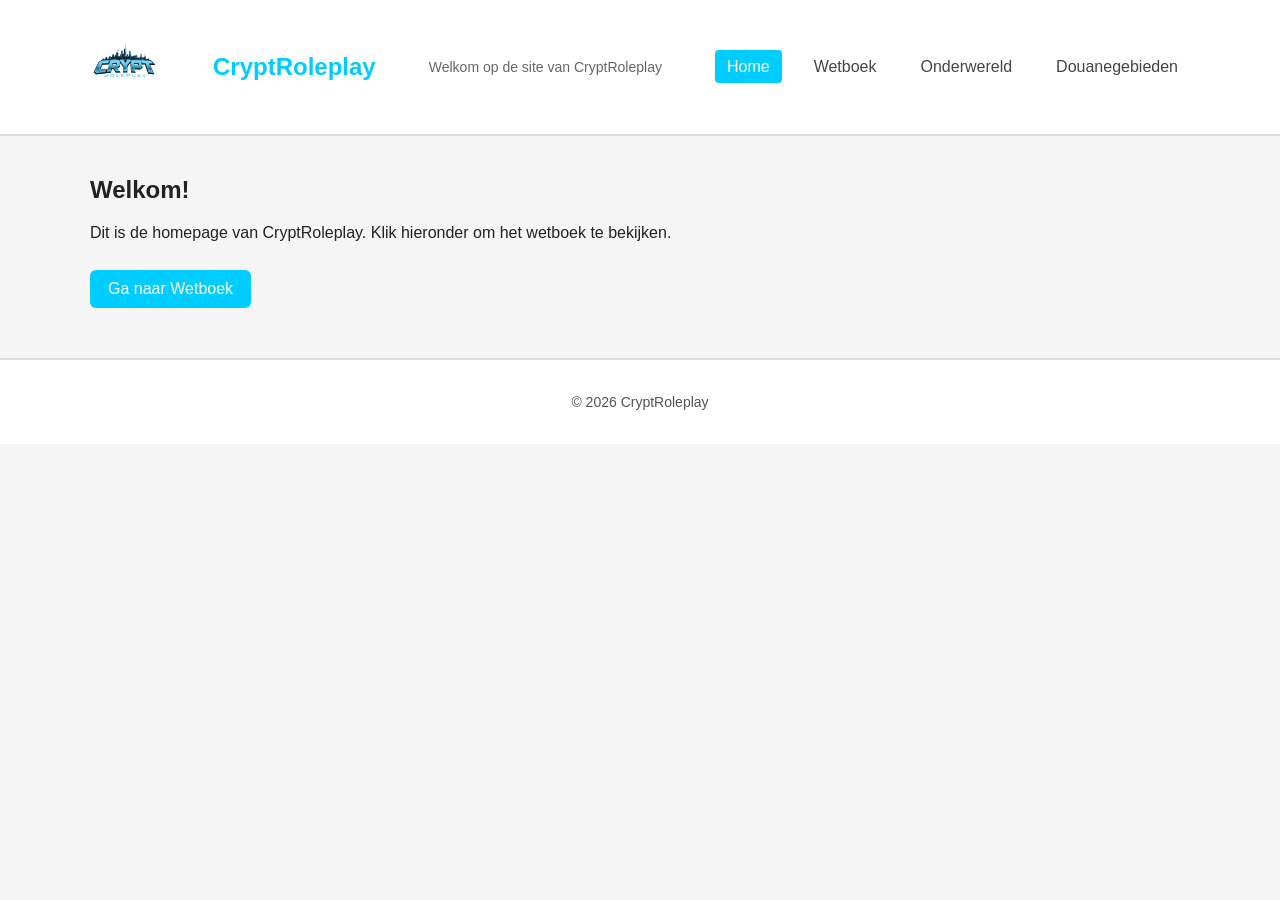
<file: index.html>
<!DOCTYPE html>
<html lang="nl">
<head>
<meta charset="UTF-8">
<meta name="viewport" content="width=device-width, initial-scale=1.0">
<title>CryptRoleplay</title>
<link rel="stylesheet" href="style.css">
</head>
<body>

<header class="site-header">
  <div class="container header-container">
    <div class="logo">
      <img src="logo.png" alt="CryptRoleplay Logo">
    </div>
    <h1>CryptRoleplay</h1>
    <p class="subtitle">Welkom op de site van CryptRoleplay</p>
    <nav class="main-nav">
      <ul>
        <li><a href="index.html" class="active">Home</a></li>
        <li><a href="wetboek.html">Wetboek</a></li>
        <li><a href="onderwereld.html">Onderwereld</a></li>
        <li><a href="douanegebieden.html">Douanegebieden</a></li>
      </ul>
    </nav>
  </div>
</header>

<main class="container">
  <h2>Welkom!</h2>
  <p>Dit is de homepage van CryptRoleplay. Klik hieronder om het wetboek te bekijken.</p>
  <a href="wetboek.html" class="button">Ga naar Wetboek</a>
</main>

<footer class="site-footer">
  <div class="container">
    <p>© 2026 CryptRoleplay</p>
  </div>
</footer>

</body>
</html>
</file>
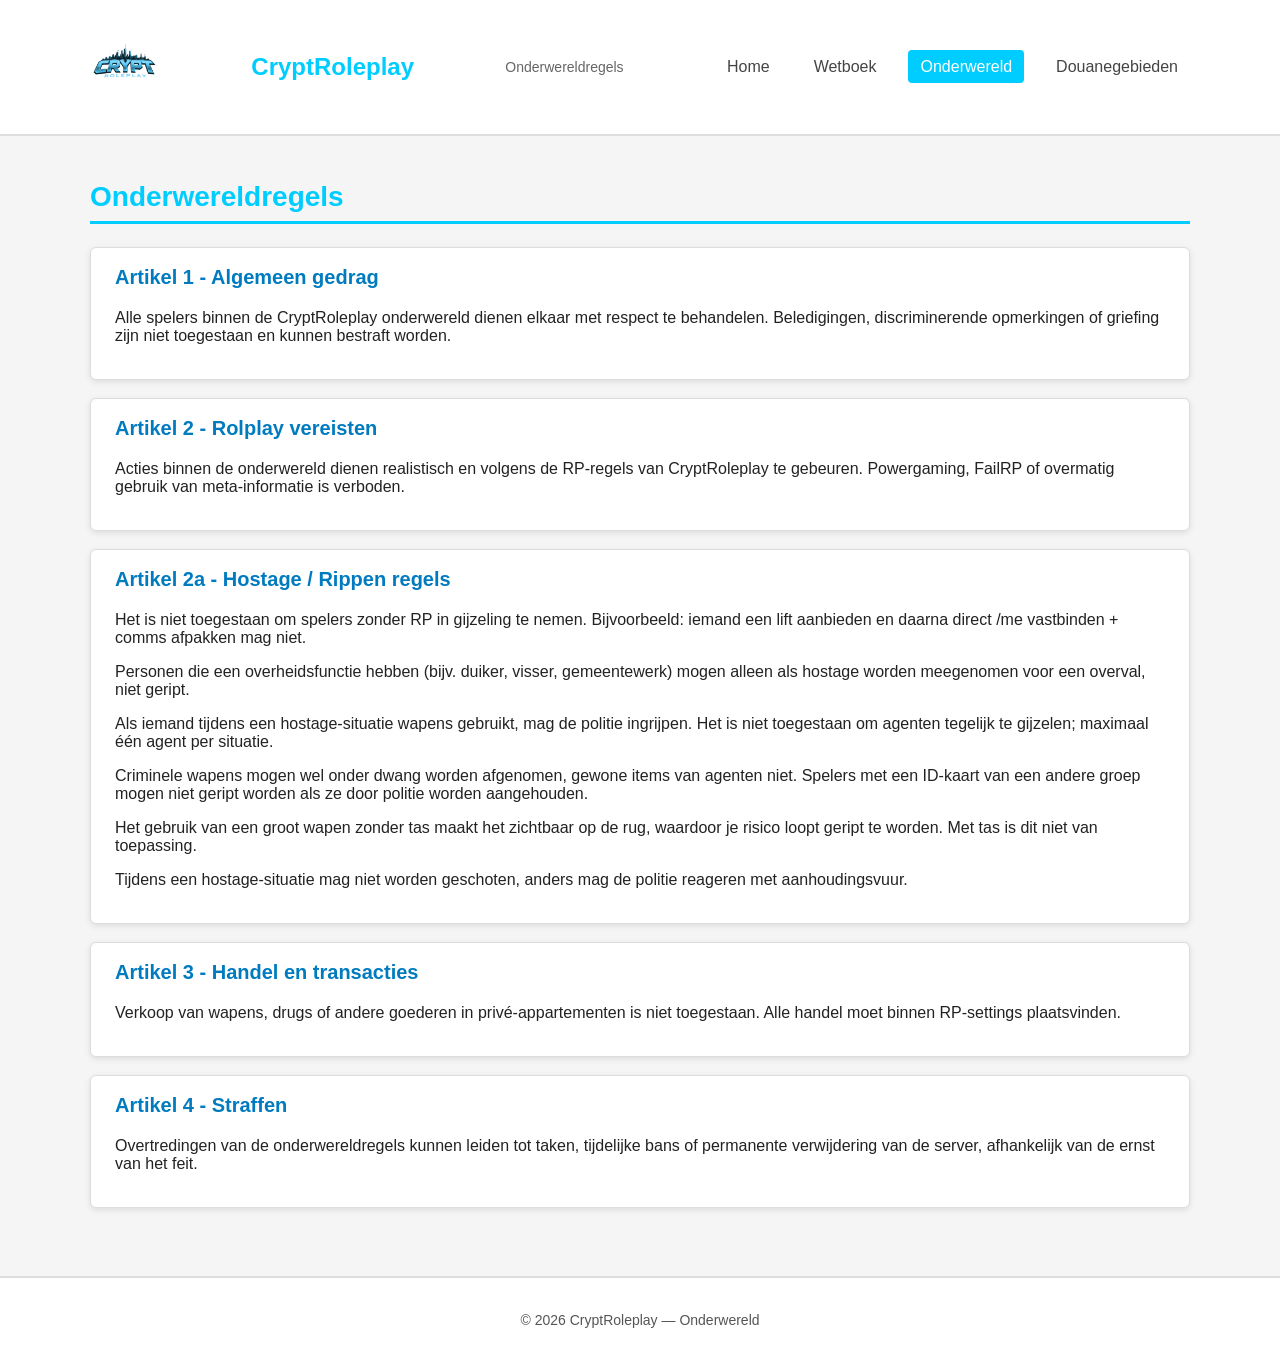
<file: onderwereld.html>
<!DOCTYPE html>
<html lang="nl">
<head>
<meta charset="UTF-8">
<meta name="viewport" content="width=device-width, initial-scale=1.0">
<title>CryptRoleplay - Onderwereld</title>
<link rel="stylesheet" href="style.css">
</head>
<body>

<header class="site-header">
  <div class="container header-container">
    <div class="logo">
      <img src="logo.png" alt="CryptRoleplay Logo">
    </div>
    <h1>CryptRoleplay</h1>
    <p class="subtitle">Onderwereldregels</p>
    <nav class="main-nav">
      <ul>
        <li><a href="index.html">Home</a></li>
        <li><a href="wetboek.html">Wetboek</a></li>
        <li><a href="onderwereld.html" class="active">Onderwereld</a></li>
        <li><a href="douanegebieden.html">Douanegebieden</a></li>
      </ul>
    </nav>
  </div>
</header>

<main class="container">
  <h2 class="page-title">Onderwereldregels</h2>

  <section class="content-section">

    <!-- Artikel 1 -->
    <div class="section-group">
      <h3>Artikel 1 - Algemeen gedrag</h3>
      <div class="article">
        <p>Alle spelers binnen de CryptRoleplay onderwereld dienen elkaar met respect te behandelen. Beledigingen, discriminerende opmerkingen of griefing zijn niet toegestaan en kunnen bestraft worden.</p>
      </div>
    </div>

    <!-- Artikel 2 -->
    <div class="section-group">
      <h3>Artikel 2 - Rolplay vereisten</h3>
      <div class="article">
        <p>Acties binnen de onderwereld dienen realistisch en volgens de RP-regels van CryptRoleplay te gebeuren. Powergaming, FailRP of overmatig gebruik van meta-informatie is verboden.</p>
      </div>
    </div>

    <!-- Artikel 2a -->
    <div class="section-group">
      <h3>Artikel 2a - Hostage / Rippen regels</h3>
      <div class="article">
        <p>Het is niet toegestaan om spelers zonder RP in gijzeling te nemen. Bijvoorbeeld: iemand een lift aanbieden en daarna direct /me vastbinden + comms afpakken mag niet.</p>
        <p>Personen die een overheidsfunctie hebben (bijv. duiker, visser, gemeentewerk) mogen alleen als hostage worden meegenomen voor een overval, niet geript.</p>
        <p>Als iemand tijdens een hostage-situatie wapens gebruikt, mag de politie ingrijpen. Het is niet toegestaan om agenten tegelijk te gijzelen; maximaal één agent per situatie.</p>
        <p>Criminele wapens mogen wel onder dwang worden afgenomen, gewone items van agenten niet. Spelers met een ID-kaart van een andere groep mogen niet geript worden als ze door politie worden aangehouden.</p>
        <p>Het gebruik van een groot wapen zonder tas maakt het zichtbaar op de rug, waardoor je risico loopt geript te worden. Met tas is dit niet van toepassing.</p>
        <p>Tijdens een hostage-situatie mag niet worden geschoten, anders mag de politie reageren met aanhoudingsvuur.</p>
      </div>
    </div>

    <!-- Artikel 3 -->
    <div class="section-group">
      <h3>Artikel 3 - Handel en transacties</h3>
      <div class="article">
        <p>Verkoop van wapens, drugs of andere goederen in privé-appartementen is niet toegestaan. Alle handel moet binnen RP-settings plaatsvinden.</p>
      </div>
    </div>

    <!-- Artikel 4 -->
    <div class="section-group">
      <h3>Artikel 4 - Straffen</h3>
      <div class="article">
        <p>Overtredingen van de onderwereldregels kunnen leiden tot taken, tijdelijke bans of permanente verwijdering van de server, afhankelijk van de ernst van het feit.</p>
      </div>
    </div>

  </section>
</main>

<footer class="site-footer">
  <div class="container">
    <p>© 2026 CryptRoleplay — Onderwereld</p>
  </div>
</footer>

</body>
</html>
</file>
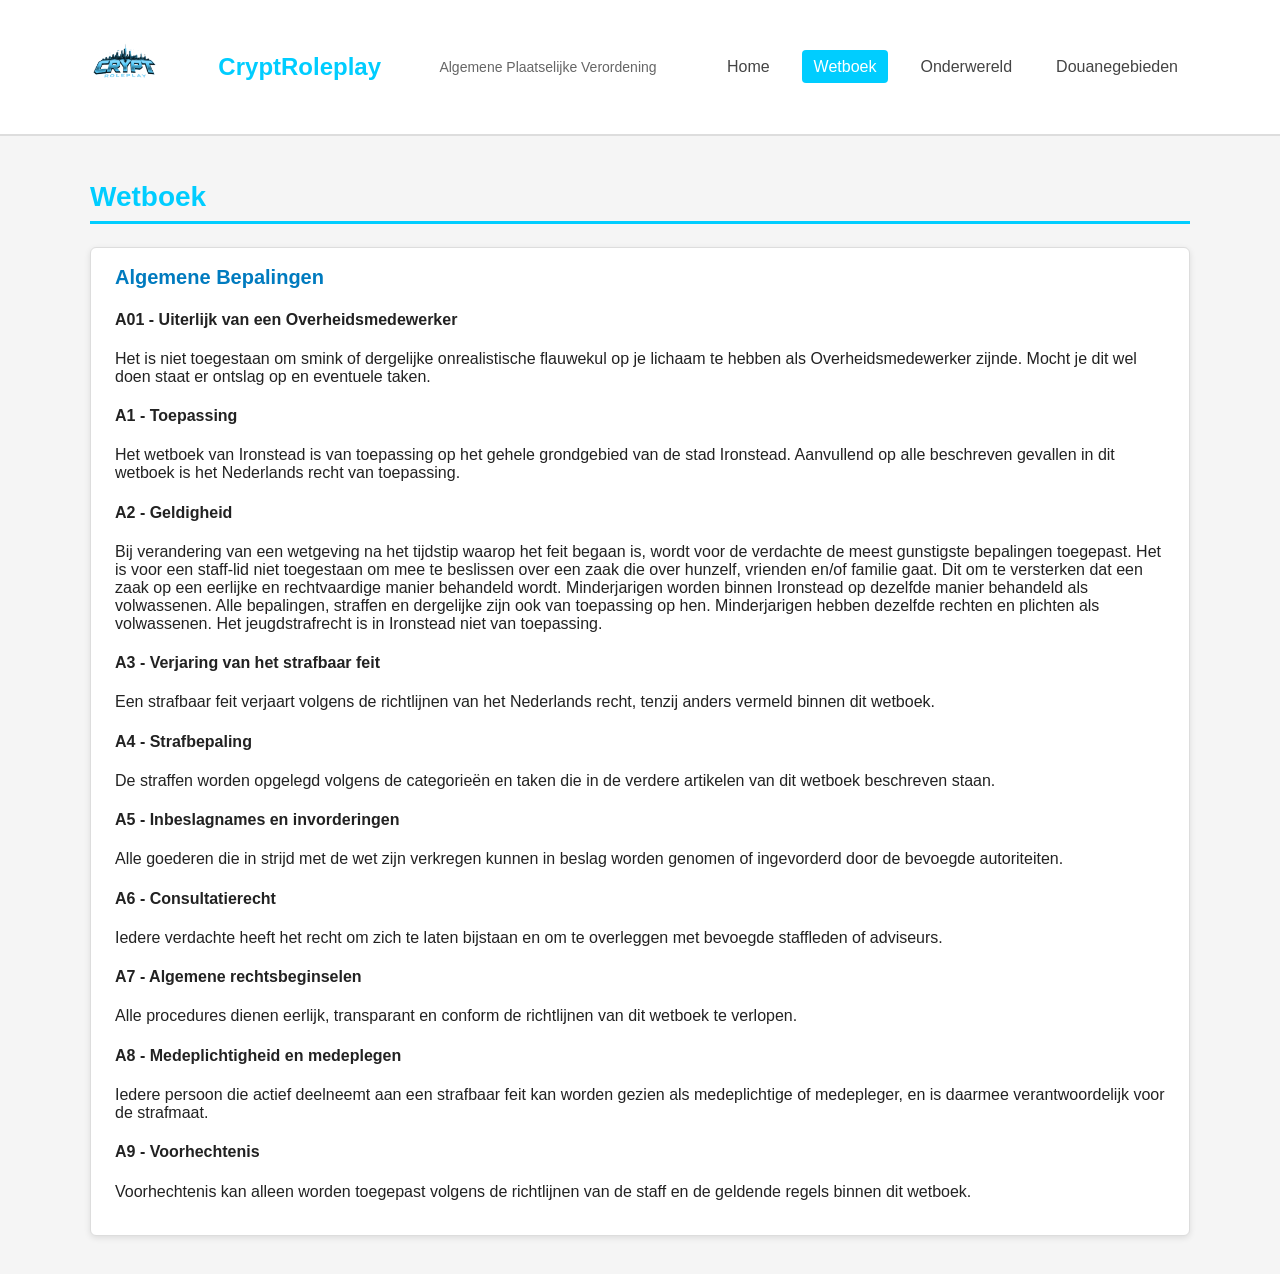
<file: wetboek.html>
<!DOCTYPE html>
<html lang="nl">
<head>
<meta charset="UTF-8">
<meta name="viewport" content="width=device-width, initial-scale=1.0">
<title>CryptRoleplay - Wetboek</title>
<link rel="stylesheet" href="style.css">
</head>
<body>

<header class="site-header">
  <div class="container header-container">
    <div class="logo">
      <img src="logo.png" alt="CryptRoleplay Logo">
    </div>
    <h1>CryptRoleplay</h1>
    <p class="subtitle">Algemene Plaatselijke Verordening</p>
    <nav class="main-nav">
      <ul>
        <li><a href="index.html">Home</a></li>
        <li><a href="wetboek.html" class="active">Wetboek</a></li>
        <li><a href="onderwereld.html">Onderwereld</a></li>
        <li><a href="douanegebieden.html">Douanegebieden</a></li>
      </ul>
    </nav>
  </div>
</header>

<main class="container">

  <h2 class="page-title">Wetboek</h2>

  <section class="content-section">

    <!-- Algemene Bepalingen -->
    <div class="section-group">
      <h3>Algemene Bepalingen</h3>

      <div class="article">
        <h4>A01 - Uiterlijk van een Overheidsmedewerker</h4>
        <p>Het is niet toegestaan om smink of dergelijke onrealistische flauwekul op je lichaam te hebben als Overheidsmedewerker zijnde.  
        Mocht je dit wel doen staat er ontslag op en eventuele taken.</p>
      </div>

      <div class="article">
        <h4>A1 - Toepassing</h4>
        <p>Het wetboek van Ironstead is van toepassing op het gehele grondgebied van de stad Ironstead.  
        Aanvullend op alle beschreven gevallen in dit wetboek is het Nederlands recht van toepassing.</p>
      </div>

      <div class="article">
        <h4>A2 - Geldigheid</h4>
        <p>Bij verandering van een wetgeving na het tijdstip waarop het feit begaan is, wordt voor de verdachte de meest gunstigste bepalingen toegepast.  
        Het is voor een staff-lid niet toegestaan om mee te beslissen over een zaak die over hunzelf, vrienden en/of familie gaat. Dit om te versterken dat een zaak op een eerlijke en rechtvaardige manier behandeld wordt.  
        Minderjarigen worden binnen Ironstead op dezelfde manier behandeld als volwassenen. Alle bepalingen, straffen en dergelijke zijn ook van toepassing op hen. Minderjarigen hebben dezelfde rechten en plichten als volwassenen. Het jeugdstrafrecht is in Ironstead niet van toepassing.</p>
      </div>

      <div class="article">
        <h4>A3 - Verjaring van het strafbaar feit</h4>
        <p>Een strafbaar feit verjaart volgens de richtlijnen van het Nederlands recht, tenzij anders vermeld binnen dit wetboek.</p>
      </div>

      <div class="article">
        <h4>A4 - Strafbepaling</h4>
        <p>De straffen worden opgelegd volgens de categorieën en taken die in de verdere artikelen van dit wetboek beschreven staan.</p>
      </div>

      <div class="article">
        <h4>A5 - Inbeslagnames en invorderingen</h4>
        <p>Alle goederen die in strijd met de wet zijn verkregen kunnen in beslag worden genomen of ingevorderd door de bevoegde autoriteiten.</p>
      </div>

      <div class="article">
        <h4>A6 - Consultatierecht</h4>
        <p>Iedere verdachte heeft het recht om zich te laten bijstaan en om te overleggen met bevoegde staffleden of adviseurs.</p>
      </div>

      <div class="article">
        <h4>A7 - Algemene rechtsbeginselen</h4>
        <p>Alle procedures dienen eerlijk, transparant en conform de richtlijnen van dit wetboek te verlopen.</p>
      </div>

      <div class="article">
        <h4>A8 - Medeplichtigheid en medeplegen</h4>
        <p>Iedere persoon die actief deelneemt aan een strafbaar feit kan worden gezien als medeplichtige of medepleger, en is daarmee verantwoordelijk voor de strafmaat.</p>
      </div>

      <div class="article">
        <h4>A9 - Voorhechtenis</h4>
        <p>Voorhechtenis kan alleen worden toegepast volgens de richtlijnen van de staff en de geldende regels binnen dit wetboek.</p>
</file>
<file: style.css>
/* Basis styling */
body {
  margin: 0;
  font-family: Arial, sans-serif;
  background: #f5f5f5;
  color: #222;
}

/* Container */
.container {
  width: 90%;
  max-width: 1100px;
  margin: auto;
  padding: 20px 0;
}

/* Header */
.site-header {
  background: #fff;
  border-bottom: 2px solid #ddd;
  padding: 10px 0;
}

.header-container {
  display: flex;
  align-items: center;
  justify-content: space-between;
}

.logo img {
  height: 70px;
}

.site-header h1 {
  font-size: 24px;
  margin: 0;
  color: #00CDFF;
}

.site-header .subtitle {
  font-size: 14px;
  color: #666;
}

/* Navigation */
.main-nav ul {
  list-style: none;
  padding: 0;
  display: flex;
  gap: 20px;
  margin: 0;
}

.main-nav ul li a {
  text-decoration: none;
  color: #444;
  padding: 8px 12px;
  border-radius: 4px;
  transition: 0.2s;
}

.main-nav ul li a:hover,
.main-nav ul li a.active {
  background: #00CDFF;
  color: #fff;
}

/* Pagina titel */
.page-title {
  font-size: 28px;
  color: #00CDFF;
  border-bottom: 3px solid #00CDFF;
  padding-bottom: 8px;
  margin-top: 25px;
}

/* Cards / secties */
.section-group {
  background: #fff;
  border: 1px solid #ddd;
  padding: 18px 24px;
  margin: 18px 0;
  border-radius: 6px;
  box-shadow: 0 2px 6px rgba(0,0,0,0.1);
}

.section-group h3 {
  margin-top: 0;
  color: #007bbf;
  font-size: 20px;
}

.section-group ul {
  margin: 10px 0 0 18px;
  padding: 0;
  list-style: square;
}

.section-group ul li {
  padding: 5px 0;
  font-size: 15px;
  color: #333;
}

/* Buttons */
.button {
  display: inline-block;
  background: #00CDFF;
  color: #fff;
  padding: 10px 18px;
  border-radius: 6px;
  text-decoration: none;
  margin-top: 12px;
  transition: 0.2s;
}

.button:hover {
  background: #007bbf;
}

/* Footer */
.site-footer {
  background: #fff;
  border-top: 2px solid #ddd;
  text-align: center;
  padding: 14px;
  margin-top: 30px;
}

.site-footer p {
  margin: 0;
  color: #555;
  font-size: 14px;
}
</file>
